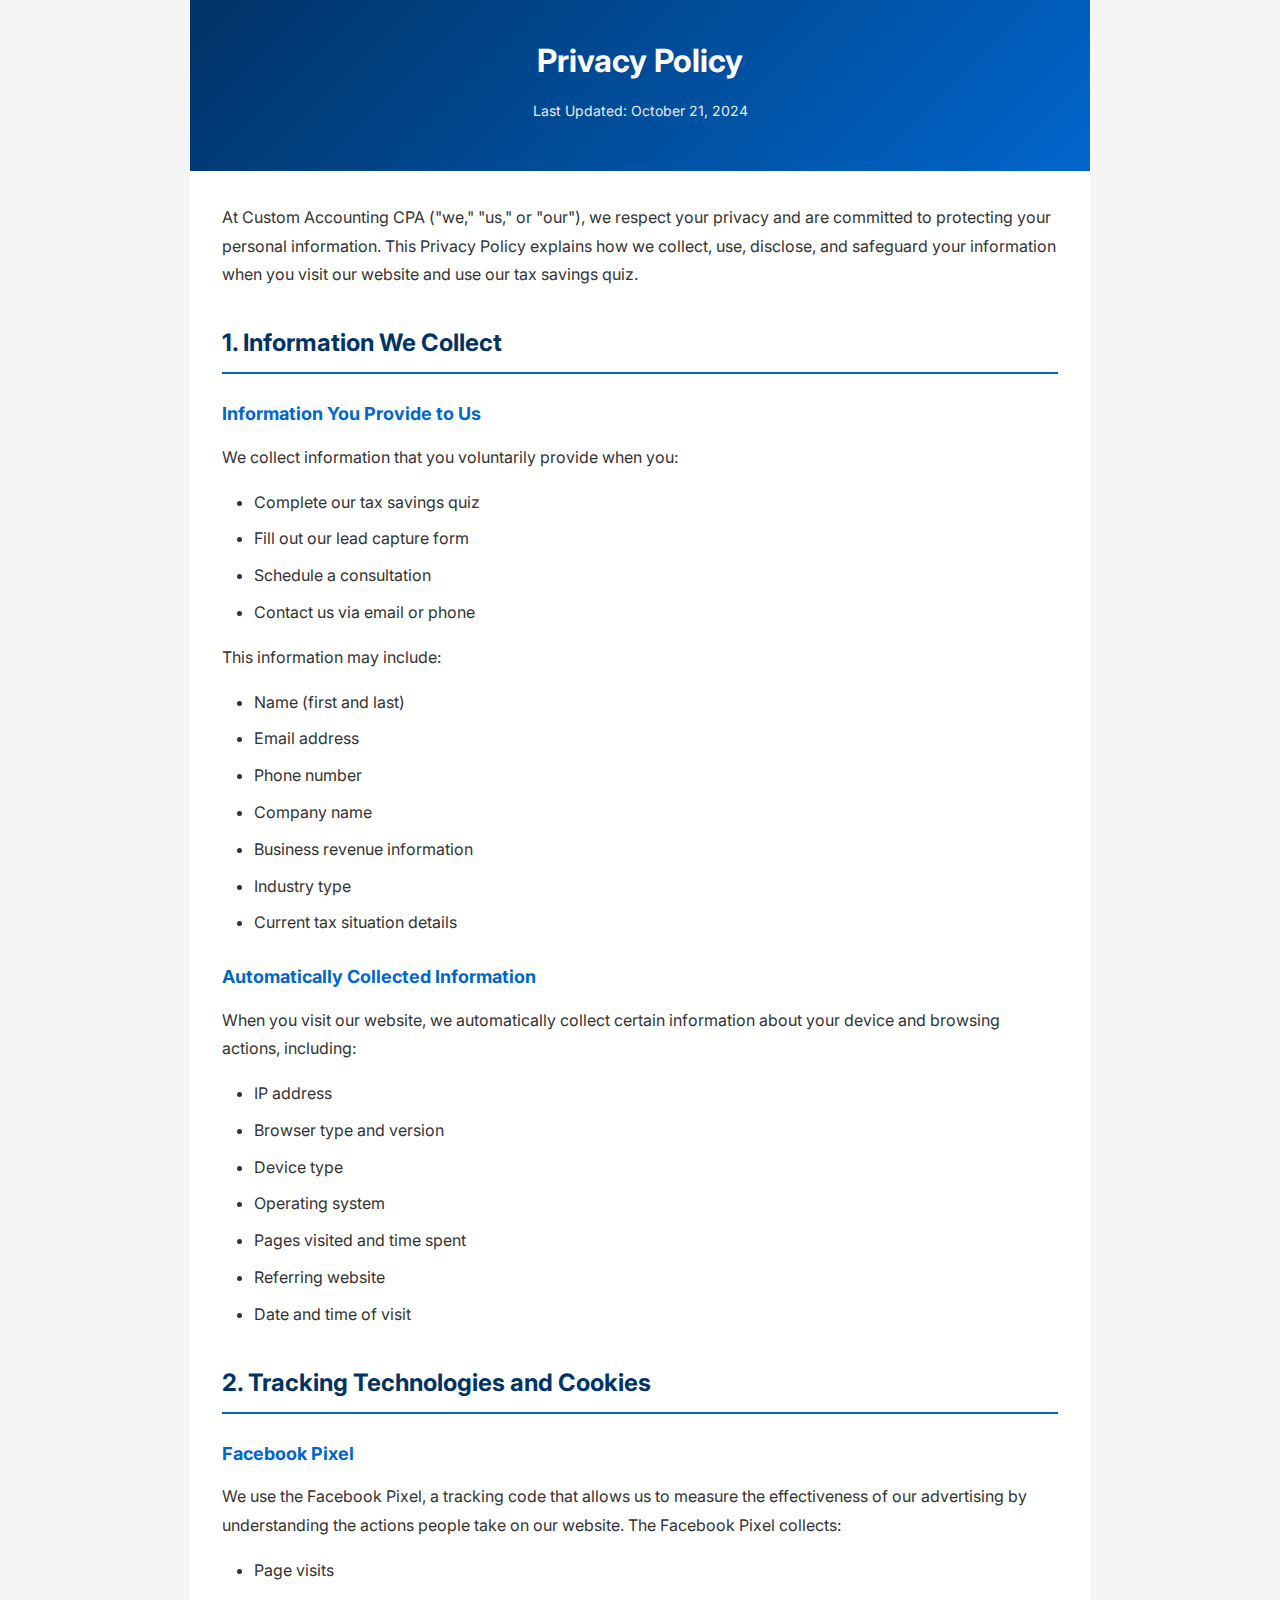
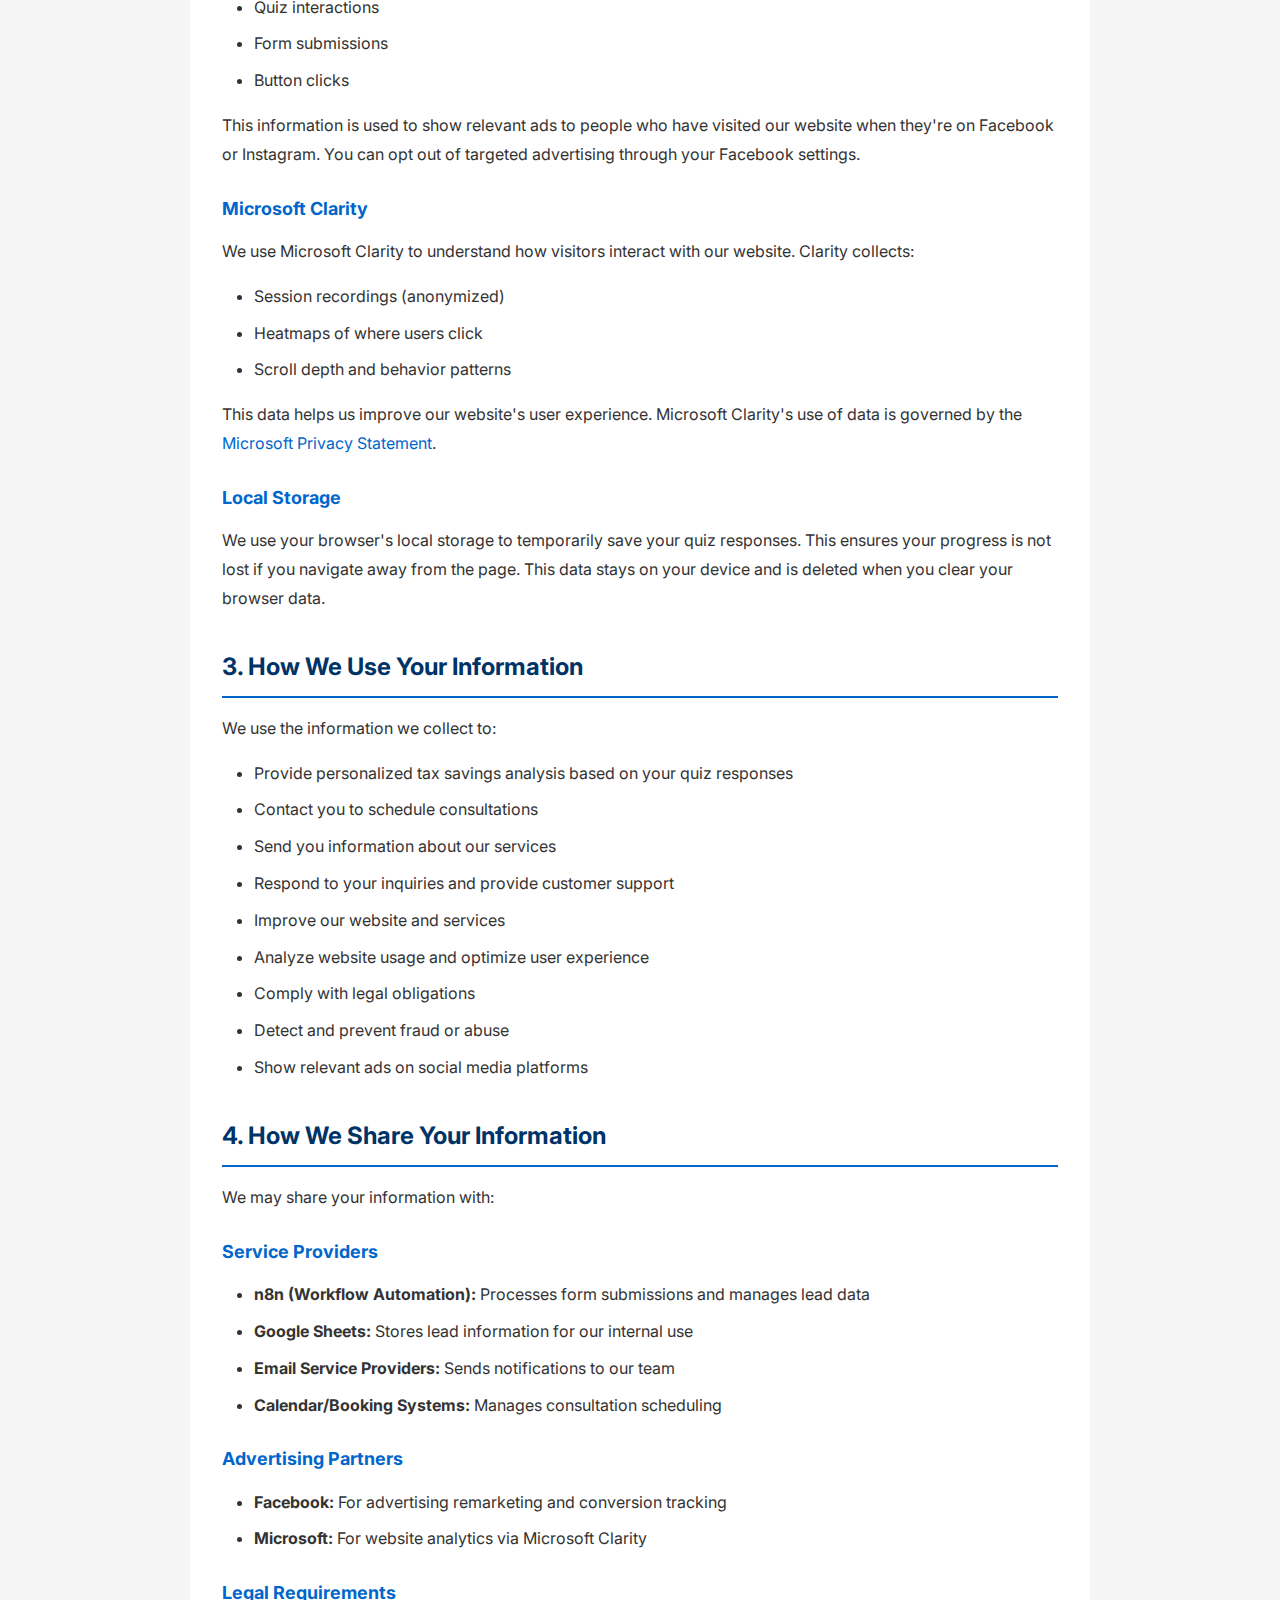
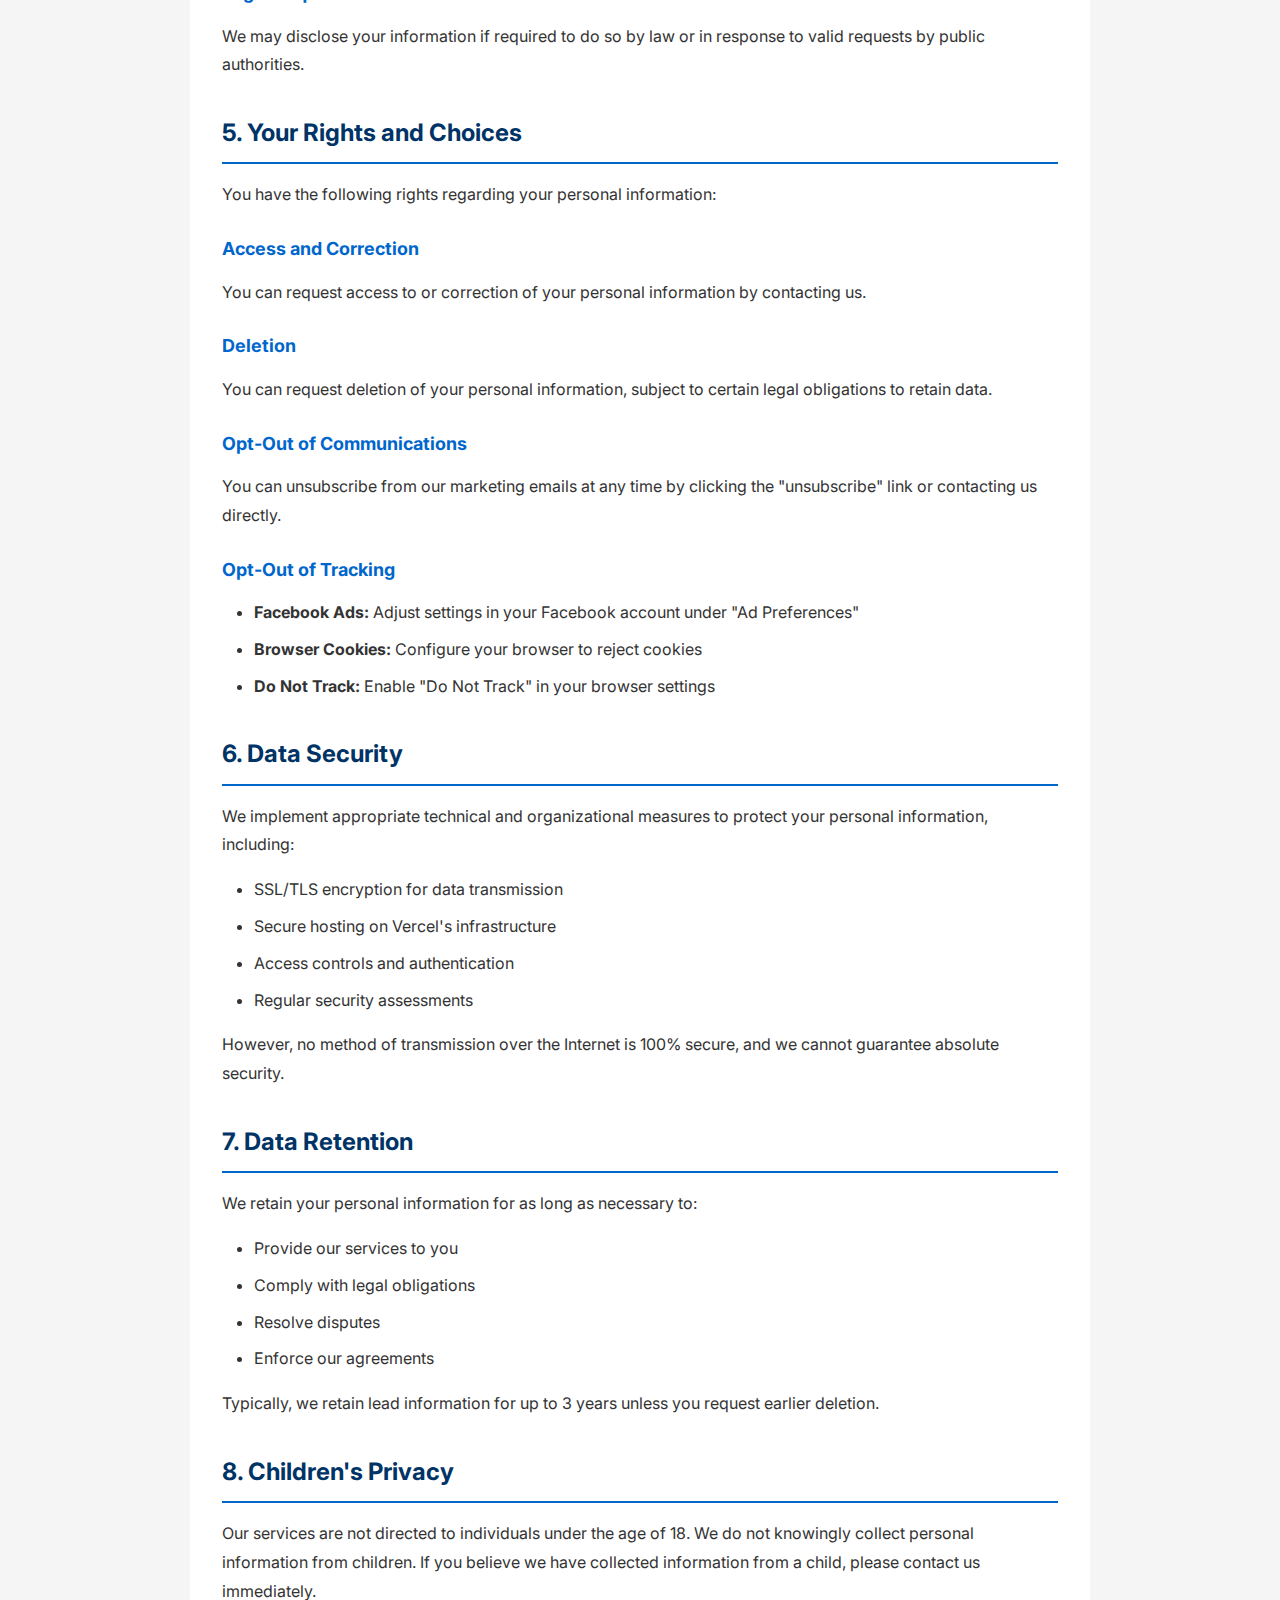
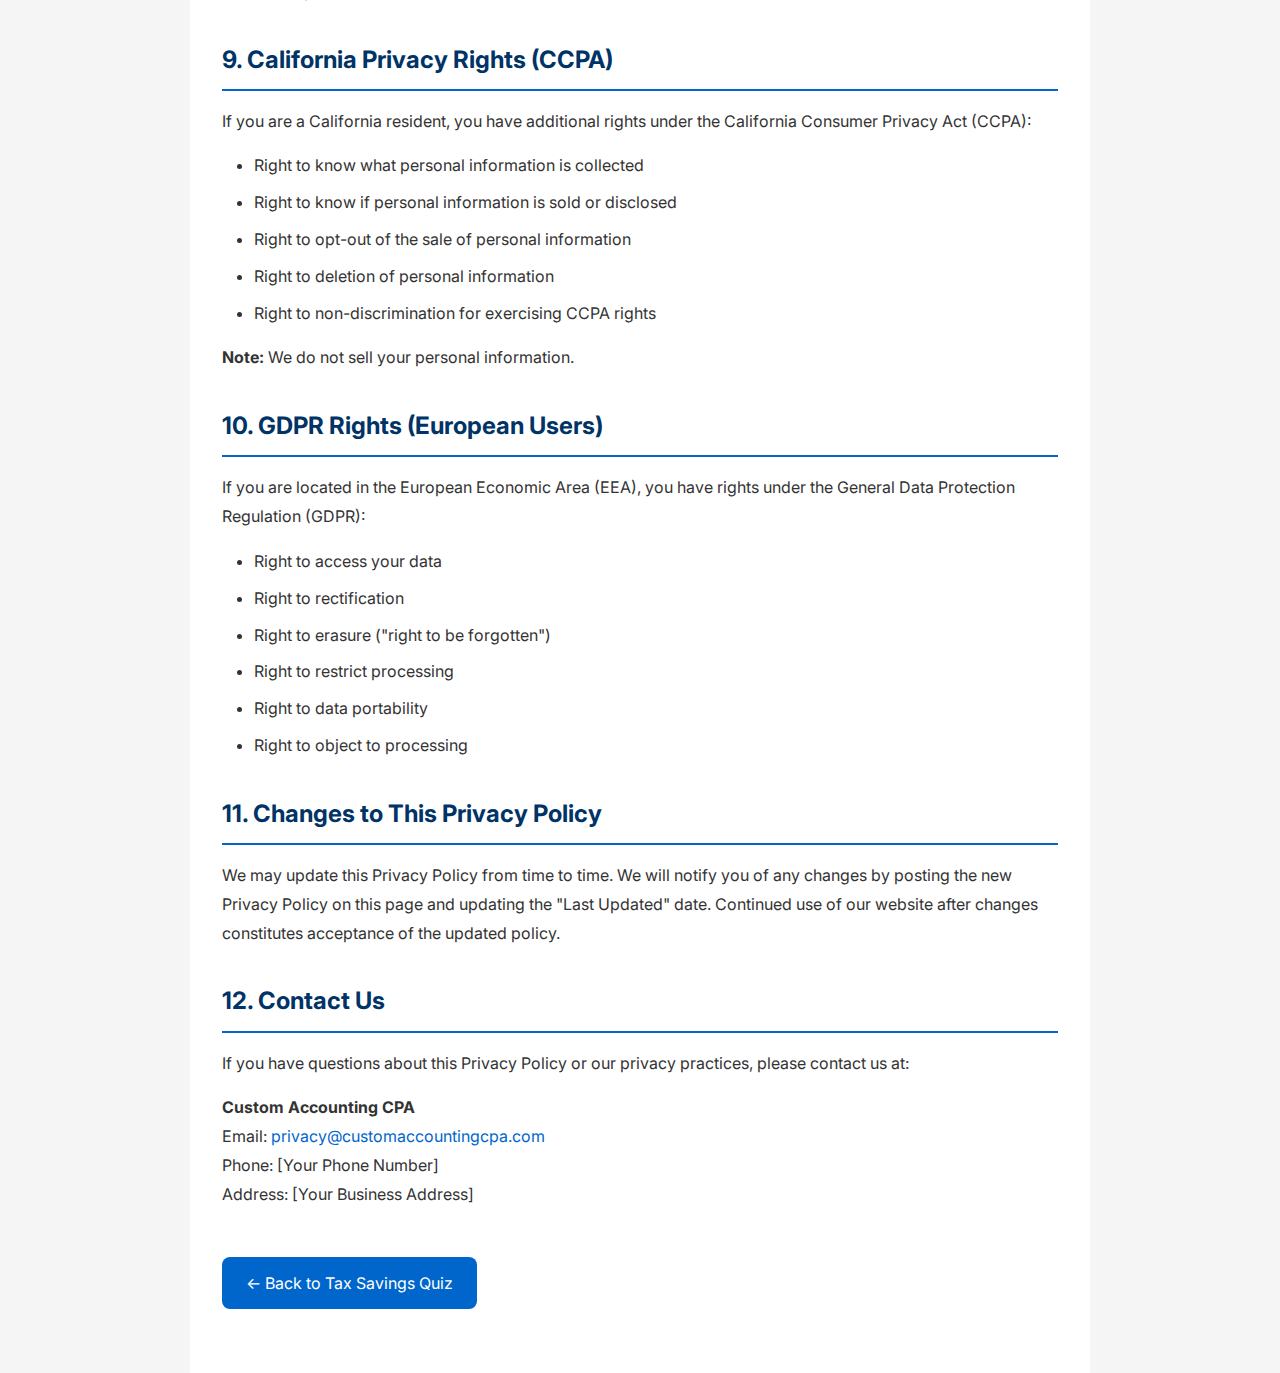
<file: privacy-policy.html>
<!DOCTYPE html>
<html lang="en">
<head>
    <meta charset="UTF-8">
    <meta name="viewport" content="width=device-width, initial-scale=1.0">
    <title>Privacy Policy | Custom Accounting CPA</title>
    <link href="https://fonts.googleapis.com/css2?family=Inter:wght@400;500;600;700&display=swap" rel="stylesheet">
    <style>
        * {
            margin: 0;
            padding: 0;
            box-sizing: border-box;
        }
        body {
            font-family: 'Inter', sans-serif;
            line-height: 1.8;
            color: #333;
            background: #f5f5f5;
        }
        .container {
            max-width: 900px;
            margin: 0 auto;
            padding: 2rem;
            background: white;
            min-height: 100vh;
        }
        header {
            background: linear-gradient(135deg, #003366 0%, #0066cc 100%);
            color: white;
            padding: 2rem;
            margin: -2rem -2rem 2rem;
            text-align: center;
        }
        h1 {
            font-size: 2rem;
            margin-bottom: 0.5rem;
        }
        .last-updated {
            font-size: 0.875rem;
            opacity: 0.9;
        }
        h2 {
            color: #003366;
            font-size: 1.5rem;
            margin: 2rem 0 1rem;
            padding-bottom: 0.5rem;
            border-bottom: 2px solid #0066cc;
        }
        h3 {
            color: #0066cc;
            font-size: 1.125rem;
            margin: 1.5rem 0 0.75rem;
        }
        p {
            margin-bottom: 1rem;
        }
        ul {
            margin-bottom: 1rem;
            padding-left: 2rem;
        }
        li {
            margin-bottom: 0.5rem;
        }
        a {
            color: #0066cc;
            text-decoration: none;
        }
        a:hover {
            text-decoration: underline;
        }
        .back-link {
            display: inline-block;
            margin: 2rem 0;
            padding: 0.75rem 1.5rem;
            background: #0066cc;
            color: white;
            border-radius: 8px;
            text-decoration: none;
        }
        .back-link:hover {
            background: #004d99;
            text-decoration: none;
        }
    </style>
</head>
<body>
    <div class="container">
        <header>
            <h1>Privacy Policy</h1>
            <p class="last-updated">Last Updated: October 21, 2024</p>
        </header>

        <p>At Custom Accounting CPA ("we," "us," or "our"), we respect your privacy and are committed to protecting your personal information. This Privacy Policy explains how we collect, use, disclose, and safeguard your information when you visit our website and use our tax savings quiz.</p>

        <h2>1. Information We Collect</h2>
        
        <h3>Information You Provide to Us</h3>
        <p>We collect information that you voluntarily provide when you:</p>
        <ul>
            <li>Complete our tax savings quiz</li>
            <li>Fill out our lead capture form</li>
            <li>Schedule a consultation</li>
            <li>Contact us via email or phone</li>
        </ul>
        
        <p>This information may include:</p>
        <ul>
            <li>Name (first and last)</li>
            <li>Email address</li>
            <li>Phone number</li>
            <li>Company name</li>
            <li>Business revenue information</li>
            <li>Industry type</li>
            <li>Current tax situation details</li>
        </ul>

        <h3>Automatically Collected Information</h3>
        <p>When you visit our website, we automatically collect certain information about your device and browsing actions, including:</p>
        <ul>
            <li>IP address</li>
            <li>Browser type and version</li>
            <li>Device type</li>
            <li>Operating system</li>
            <li>Pages visited and time spent</li>
            <li>Referring website</li>
            <li>Date and time of visit</li>
        </ul>

        <h2>2. Tracking Technologies and Cookies</h2>
        
        <h3>Facebook Pixel</h3>
        <p>We use the Facebook Pixel, a tracking code that allows us to measure the effectiveness of our advertising by understanding the actions people take on our website. The Facebook Pixel collects:</p>
        <ul>
            <li>Page visits</li>
            <li>Quiz interactions</li>
            <li>Form submissions</li>
            <li>Button clicks</li>
        </ul>
        <p>This information is used to show relevant ads to people who have visited our website when they're on Facebook or Instagram. You can opt out of targeted advertising through your Facebook settings.</p>

        <h3>Microsoft Clarity</h3>
        <p>We use Microsoft Clarity to understand how visitors interact with our website. Clarity collects:</p>
        <ul>
            <li>Session recordings (anonymized)</li>
            <li>Heatmaps of where users click</li>
            <li>Scroll depth and behavior patterns</li>
        </ul>
        <p>This data helps us improve our website's user experience. Microsoft Clarity's use of data is governed by the <a href="https://privacy.microsoft.com/en-us/privacystatement" target="_blank">Microsoft Privacy Statement</a>.</p>

        <h3>Local Storage</h3>
        <p>We use your browser's local storage to temporarily save your quiz responses. This ensures your progress is not lost if you navigate away from the page. This data stays on your device and is deleted when you clear your browser data.</p>

        <h2>3. How We Use Your Information</h2>
        
        <p>We use the information we collect to:</p>
        <ul>
            <li>Provide personalized tax savings analysis based on your quiz responses</li>
            <li>Contact you to schedule consultations</li>
            <li>Send you information about our services</li>
            <li>Respond to your inquiries and provide customer support</li>
            <li>Improve our website and services</li>
            <li>Analyze website usage and optimize user experience</li>
            <li>Comply with legal obligations</li>
            <li>Detect and prevent fraud or abuse</li>
            <li>Show relevant ads on social media platforms</li>
        </ul>

        <h2>4. How We Share Your Information</h2>
        
        <p>We may share your information with:</p>
        
        <h3>Service Providers</h3>
        <ul>
            <li><strong>n8n (Workflow Automation):</strong> Processes form submissions and manages lead data</li>
            <li><strong>Google Sheets:</strong> Stores lead information for our internal use</li>
            <li><strong>Email Service Providers:</strong> Sends notifications to our team</li>
            <li><strong>Calendar/Booking Systems:</strong> Manages consultation scheduling</li>
        </ul>

        <h3>Advertising Partners</h3>
        <ul>
            <li><strong>Facebook:</strong> For advertising remarketing and conversion tracking</li>
            <li><strong>Microsoft:</strong> For website analytics via Microsoft Clarity</li>
        </ul>

        <h3>Legal Requirements</h3>
        <p>We may disclose your information if required to do so by law or in response to valid requests by public authorities.</p>

        <h2>5. Your Rights and Choices</h2>
        
        <p>You have the following rights regarding your personal information:</p>
        
        <h3>Access and Correction</h3>
        <p>You can request access to or correction of your personal information by contacting us.</p>

        <h3>Deletion</h3>
        <p>You can request deletion of your personal information, subject to certain legal obligations to retain data.</p>

        <h3>Opt-Out of Communications</h3>
        <p>You can unsubscribe from our marketing emails at any time by clicking the "unsubscribe" link or contacting us directly.</p>

        <h3>Opt-Out of Tracking</h3>
        <ul>
            <li><strong>Facebook Ads:</strong> Adjust settings in your Facebook account under "Ad Preferences"</li>
            <li><strong>Browser Cookies:</strong> Configure your browser to reject cookies</li>
            <li><strong>Do Not Track:</strong> Enable "Do Not Track" in your browser settings</li>
        </ul>

        <h2>6. Data Security</h2>
        
        <p>We implement appropriate technical and organizational measures to protect your personal information, including:</p>
        <ul>
            <li>SSL/TLS encryption for data transmission</li>
            <li>Secure hosting on Vercel's infrastructure</li>
            <li>Access controls and authentication</li>
            <li>Regular security assessments</li>
        </ul>
        
        <p>However, no method of transmission over the Internet is 100% secure, and we cannot guarantee absolute security.</p>

        <h2>7. Data Retention</h2>
        
        <p>We retain your personal information for as long as necessary to:</p>
        <ul>
            <li>Provide our services to you</li>
            <li>Comply with legal obligations</li>
            <li>Resolve disputes</li>
            <li>Enforce our agreements</li>
        </ul>
        
        <p>Typically, we retain lead information for up to 3 years unless you request earlier deletion.</p>

        <h2>8. Children's Privacy</h2>
        
        <p>Our services are not directed to individuals under the age of 18. We do not knowingly collect personal information from children. If you believe we have collected information from a child, please contact us immediately.</p>

        <h2>9. California Privacy Rights (CCPA)</h2>
        
        <p>If you are a California resident, you have additional rights under the California Consumer Privacy Act (CCPA):</p>
        <ul>
            <li>Right to know what personal information is collected</li>
            <li>Right to know if personal information is sold or disclosed</li>
            <li>Right to opt-out of the sale of personal information</li>
            <li>Right to deletion of personal information</li>
            <li>Right to non-discrimination for exercising CCPA rights</li>
        </ul>
        
        <p><strong>Note:</strong> We do not sell your personal information.</p>

        <h2>10. GDPR Rights (European Users)</h2>
        
        <p>If you are located in the European Economic Area (EEA), you have rights under the General Data Protection Regulation (GDPR):</p>
        <ul>
            <li>Right to access your data</li>
            <li>Right to rectification</li>
            <li>Right to erasure ("right to be forgotten")</li>
            <li>Right to restrict processing</li>
            <li>Right to data portability</li>
            <li>Right to object to processing</li>
        </ul>

        <h2>11. Changes to This Privacy Policy</h2>
        
        <p>We may update this Privacy Policy from time to time. We will notify you of any changes by posting the new Privacy Policy on this page and updating the "Last Updated" date. Continued use of our website after changes constitutes acceptance of the updated policy.</p>

        <h2>12. Contact Us</h2>
        
        <p>If you have questions about this Privacy Policy or our privacy practices, please contact us at:</p>
        
        <p>
            <strong>Custom Accounting CPA</strong><br>
            Email: <a href="mailto:privacy@customaccountingcpa.com">privacy@customaccountingcpa.com</a><br>
            Phone: [Your Phone Number]<br>
            Address: [Your Business Address]
        </p>

        <a href="quiz-simple.html" class="back-link">← Back to Tax Savings Quiz</a>
    </div>
</body>
</html>
</file>
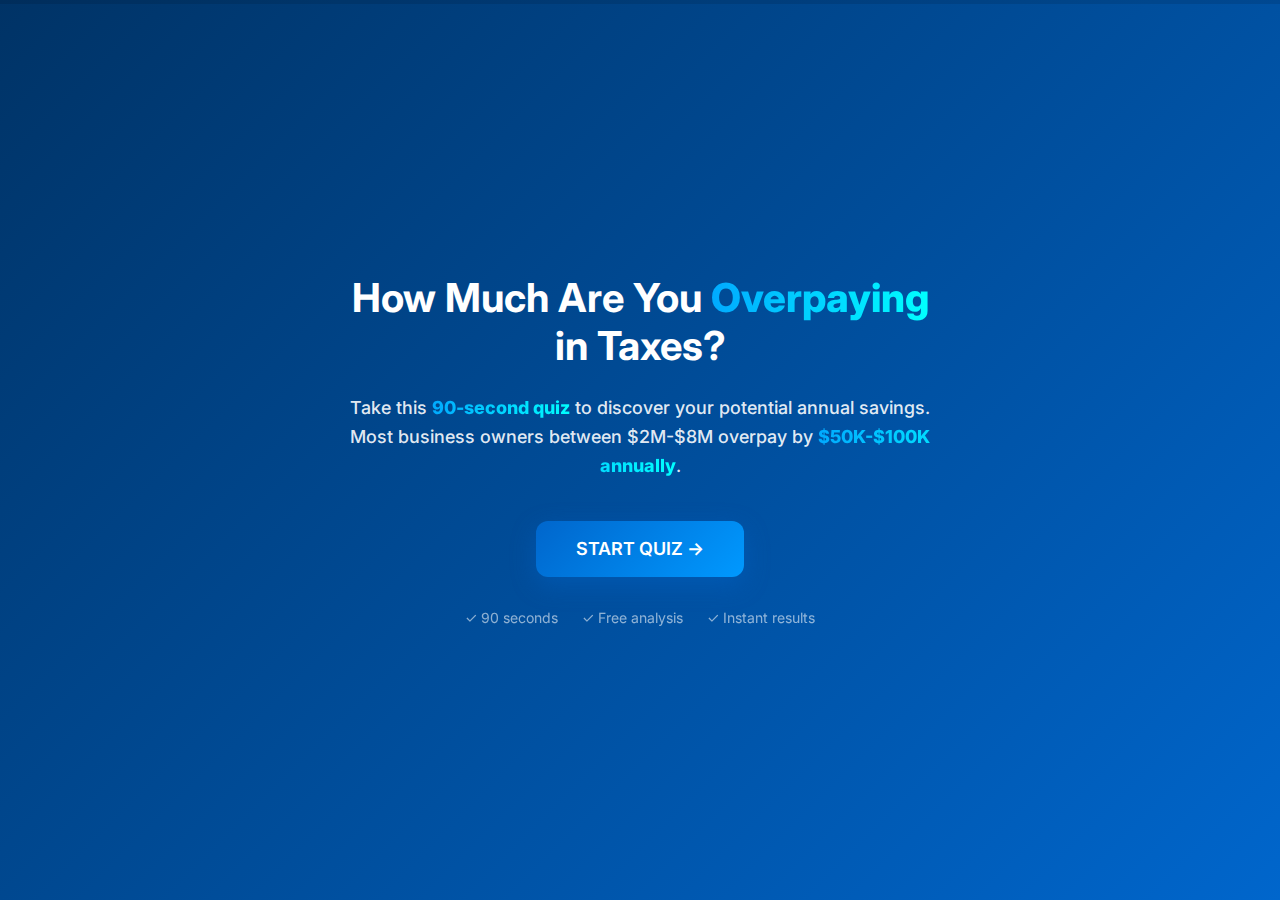
<file: quiz-simple.html>
<!DOCTYPE html>
<html lang="en">
<head>
    <meta charset="UTF-8">
    <meta name="viewport" content="width=device-width, initial-scale=1.0">
    <title>Tax Savings Quiz | Custom Accounting CPA</title>
    <link rel="preconnect" href="https://fonts.googleapis.com">
    <link rel="preconnect" href="https://fonts.gstatic.com" crossorigin>
    <link href="https://fonts.googleapis.com/css2?family=Inter:wght@400;500;600;700;800&display=swap" rel="stylesheet">
    
    <!-- Microsoft Clarity -->
    <script type="text/javascript">
        (function(c,l,a,r,i,t,y){
            c[a]=c[a]||function(){(c[a].q=c[a].q||[]).push(arguments)};
            t=l.createElement(r);t.async=1;t.src="https://www.clarity.ms/tag/"+i;
            y=l.getElementsByTagName(r)[0];y.parentNode.insertBefore(t,y);
        })(window, document, "clarity", "script", "ttu5mnu3pv");
    </script>
    <style>
        * {
            margin: 0;
            padding: 0;
            box-sizing: border-box;
        }

        body {
            font-family: 'Inter', -apple-system, BlinkMacSystemFont, 'Segoe UI', sans-serif;
            -webkit-font-smoothing: antialiased;
            -moz-osx-font-smoothing: grayscale;
            background: #f5f5f5;
            overflow-x: hidden;
        }

        .app-container {
            min-height: 100vh;
            position: relative;
        }

        .progress-bar-container {
            position: fixed;
            top: 0;
            left: 0;
            right: 0;
            height: 4px;
            background: rgba(0, 0, 0, 0.1);
            z-index: 1000;
        }

        .progress-bar {
            height: 100%;
            background: linear-gradient(90deg, #0066cc, #00aaff);
            transition: width 0.5s cubic-bezier(0.4, 0, 0.2, 1);
            width: 0%;
        }

        .page {
            display: none;
            animation: fadeIn 0.6s ease-out;
        }

        .page.active {
            display: block;
        }

        .landing-page {
            min-height: 100vh;
            background: linear-gradient(135deg, #003366 0%, #0066cc 100%);
            display: flex;
            flex-direction: column;
            justify-content: center;
            align-items: center;
            padding: 2rem;
            text-align: center;
        }

        .landing-content {
            max-width: 600px;
        }

        .landing-page h1 {
            font-size: 2.5rem;
            font-weight: 700;
            color: white;
            margin-bottom: 1.5rem;
            line-height: 1.2;
        }

        /* Light gradient for dark backgrounds (landing page and results header) */
        .gradient-text {
            background: linear-gradient(90deg, #00aaff, #00ffff);
            -webkit-background-clip: text;
            -webkit-text-fill-color: transparent;
            background-clip: text;
            font-weight: 800;
        }
        
        /* Light gradient for results header (on blue background) */
        .results-header .gradient-text {
            background: linear-gradient(90deg, #00ffff, #ffffff);
            -webkit-background-clip: text;
            -webkit-text-fill-color: transparent;
            background-clip: text;
            font-weight: 800;
        }

        /* Darker gradient for better readability on white backgrounds */
        .results-content .gradient-text {
            background: linear-gradient(90deg, #003366, #0066cc);
            -webkit-background-clip: text;
            -webkit-text-fill-color: transparent;
            background-clip: text;
            font-weight: 800;
        }

        .landing-page .subheadline {
            font-size: 1.125rem;
            color: rgba(255, 255, 255, 0.9);
            margin-bottom: 2.5rem;
            line-height: 1.6;
            font-weight: 500;
        }

        .cta-button {
            background: linear-gradient(135deg, #0066cc 0%, #0099ff 100%);
            color: white;
            border: none;
            padding: 1rem 2.5rem;
            font-size: 1.125rem;
            font-weight: 600;
            border-radius: 12px;
            cursor: pointer;
            box-shadow: 0 8px 24px rgba(0, 102, 204, 0.4);
            transition: all 0.3s ease;
            font-family: 'Inter', sans-serif;
            min-height: 56px;
            display: inline-flex;
            align-items: center;
            justify-content: center;
            gap: 0.5rem;
        }

        .cta-button:hover {
            background: linear-gradient(135deg, #004d99 0%, #0066cc 100%);
            transform: translateY(-2px);
            box-shadow: 0 12px 32px rgba(0, 102, 204, 0.5);
        }

        .trust-badges {
            margin-top: 2rem;
            display: flex;
            justify-content: center;
            gap: 1.5rem;
            opacity: 0.7;
            font-size: 0.875rem;
            color: rgba(255, 255, 255, 0.8);
        }

        .question-page {
            min-height: 100vh;
            padding: 5rem 1.5rem 2rem;
            display: flex;
            flex-direction: column;
            align-items: center;
        }

        .question-container {
            max-width: 600px;
            width: 100%;
        }

        .question-number {
            display: inline-block;
            background: white;
            padding: 0.5rem 1rem;
            border-radius: 20px;
            font-size: 0.875rem;
            font-weight: 600;
            color: #0066cc;
            margin-bottom: 1.5rem;
            box-shadow: 0 2px 8px rgba(0, 0, 0, 0.1);
        }

        .question-title {
            font-size: 1.75rem;
            font-weight: 700;
            color: #1a1a1a;
            margin-bottom: 2rem;
            line-height: 1.3;
        }

        .answer-cards {
            display: flex;
            flex-direction: column;
            gap: 1rem;
            margin-bottom: 2rem;
        }

        .answer-card {
            background: white;
            padding: 1.25rem 1.5rem;
            border-radius: 16px;
            border: 2px solid transparent;
            cursor: pointer;
            transition: all 0.3s ease;
            box-shadow: 0 2px 12px rgba(0, 0, 0, 0.08);
            font-size: 1rem;
            font-weight: 500;
            color: #1a1a1a;
            text-align: left;
            display: flex;
            align-items: center;
            gap: 1rem;
            min-height: 64px;
            position: relative;
        }

        .answer-card:hover {
            transform: translateY(-2px);
            box-shadow: 0 4px 20px rgba(0, 102, 204, 0.15);
            border-color: rgba(0, 102, 204, 0.3);
        }

        .answer-card.selected {
            border-color: #0066cc;
            background: linear-gradient(135deg, rgba(0, 102, 204, 0.05) 0%, rgba(0, 170, 255, 0.05) 100%);
            box-shadow: 0 4px 20px rgba(0, 102, 204, 0.2);
            transform: scale(1.02);
        }

        .answer-card.selected::after {
            content: '✓';
            position: absolute;
            right: 1rem;
            top: 50%;
            transform: translateY(-50%);
            color: #0066cc;
            font-size: 1.5rem;
            font-weight: bold;
        }

        .next-button {
            background: linear-gradient(135deg, #0066cc 0%, #0099ff 100%);
            color: white;
            border: none;
            padding: 1rem 2rem;
            font-size: 1rem;
            font-weight: 600;
            border-radius: 12px;
            cursor: pointer;
            box-shadow: 0 4px 16px rgba(0, 102, 204, 0.3);
            transition: all 0.3s ease;
            font-family: 'Inter', sans-serif;
            width: 100%;
            max-width: 600px;
            min-height: 56px;
            display: none;
        }

        .next-button.show {
            display: block;
        }

        .next-button:hover {
            background: linear-gradient(135deg, #004d99 0%, #0066cc 100%);
            transform: translateY(-2px);
            box-shadow: 0 6px 20px rgba(0, 102, 204, 0.4);
        }

        .back-button {
            background: transparent;
            color: #666;
            border: none;
            padding: 0.75rem 1rem;
            font-size: 0.875rem;
            font-weight: 500;
            cursor: pointer;
            margin-top: 1rem;
            transition: color 0.2s ease;
            font-family: 'Inter', sans-serif;
            border-radius: 8px;
        }

        .back-button:hover {
            color: #0066cc;
            background: rgba(0, 102, 204, 0.05);
        }

        .other-option {
            margin-top: 1rem;
            padding: 1rem;
            background: #f8f9fa;
            border-radius: 12px;
            border: 2px solid transparent;
            transition: all 0.3s ease;
        }

        .other-option.active {
            border-color: #0066cc;
            background: linear-gradient(135deg, rgba(0, 102, 204, 0.05) 0%, rgba(0, 170, 255, 0.05) 100%);
        }

        .other-input {
            width: 100%;
            padding: 0.75rem;
            border: 1px solid #ddd;
            border-radius: 8px;
            font-size: 0.95rem;
            font-family: 'Inter', sans-serif;
            margin-top: 0.5rem;
            transition: border-color 0.2s ease;
        }

        .other-input:focus {
            outline: none;
            border-color: #0066cc;
            box-shadow: 0 0 0 3px rgba(0, 102, 204, 0.1);
        }

        .other-label {
            font-size: 0.9rem;
            color: #666;
            font-weight: 500;
        }

        .email-capture {
            background: white;
            padding: 2rem;
            border-radius: 16px;
            box-shadow: 0 4px 20px rgba(0, 0, 0, 0.1);
            margin: 2rem 0;
            border: 2px solid #0066cc;
        }

        .email-capture h3 {
            font-size: 1.25rem;
            font-weight: 700;
            color: #003366;
            margin-bottom: 0.5rem;
            text-align: center;
        }

        .email-capture p {
            font-size: 0.95rem;
            color: #333;
            margin-bottom: 1.5rem;
            text-align: center;
            line-height: 1.5;
        }

        .email-form {
            display: flex;
            flex-direction: column;
            gap: 1rem;
        }

        .form-row {
            display: flex;
            gap: 1rem;
        }

        .form-field {
            flex: 1;
        }

        .form-field label {
            display: block;
            font-size: 0.875rem;
            font-weight: 600;
            color: #003366;
            margin-bottom: 0.5rem;
        }

        .form-field input {
            width: 100%;
            padding: 0.875rem;
            border: 2px solid #ddd;
            border-radius: 8px;
            font-size: 1rem;
            font-family: 'Inter', sans-serif;
            transition: border-color 0.2s ease;
        }

        .form-field input:focus {
            outline: none;
            border-color: #0066cc;
            box-shadow: 0 0 0 3px rgba(0, 102, 204, 0.1);
        }

        .form-field input:required {
            border-color: #0066cc;
        }

        .email-submit {
            background: linear-gradient(135deg, #0066cc 0%, #0099ff 100%);
            color: white;
            border: none;
            padding: 1rem 2rem;
            font-size: 1rem;
            font-weight: 600;
            border-radius: 8px;
            cursor: pointer;
            transition: all 0.3s ease;
            font-family: 'Inter', sans-serif;
        }

        .email-submit:hover {
            background: linear-gradient(135deg, #004d99 0%, #0066cc 100%);
            transform: translateY(-1px);
        }

        .email-submit:disabled {
            opacity: 0.6;
            cursor: not-allowed;
            transform: none;
        }

        @media (max-width: 768px) {
            .form-row {
                flex-direction: column;
            }
        }

        .results-page {
            min-height: 100vh;
            padding: 5rem 1.5rem 2rem;
        }

        .results-header {
            background: linear-gradient(135deg, #003366 0%, #0066cc 100%);
            padding: 3rem 2rem;
            text-align: center;
            border-radius: 24px 24px 0 0;
            max-width: 700px;
            margin: 0 auto;
            position: relative;
        }

        .results-header h1 {
            font-size: 2rem;
            font-weight: 700;
            color: white !important;
            margin-bottom: 1rem;
            line-height: 1.2;
        }
        
        .results-header p {
            color: white !important;
            font-size: 1rem;
            line-height: 1.6;
        }
        
        #resultsSubtitle {
            color: white !important;
        }

        .results-content {
            background: white;
            padding: 2rem;
            max-width: 700px;
            margin: 0 auto;
            border-radius: 0 0 24px 24px;
            box-shadow: 0 8px 32px rgba(0, 0, 0, 0.12);
        }

        .results-cta {
            background: linear-gradient(135deg, #0066cc 0%, #0099ff 100%);
            color: white;
            border: none;
            padding: 1.25rem 2.5rem;
            font-size: 1.125rem;
            font-weight: 700;
            border-radius: 12px;
            cursor: pointer;
            box-shadow: 0 8px 24px rgba(0, 102, 204, 0.4);
            transition: all 0.3s ease;
            font-family: 'Inter', sans-serif;
            width: 100%;
            min-height: 64px;
            margin-top: 2rem;
        }

        .results-cta:hover {
            background: linear-gradient(135deg, #004d99 0%, #0066cc 100%);
            transform: translateY(-2px);
            box-shadow: 0 12px 32px rgba(0, 102, 204, 0.5);
        }

        @keyframes fadeIn {
            from { opacity: 0; }
            to { opacity: 1; }
        }

        @media (max-width: 768px) {
            .landing-page h1 { font-size: 2rem; }
            .question-title { font-size: 1.5rem; }
            .results-header h1 { font-size: 1.75rem; }
        }
    </style>
</head>
<body>
    <div class="app-container">
        <div class="progress-bar-container">
            <div class="progress-bar" id="progressBar"></div>
        </div>

        <!-- Landing Page -->
        <div id="landing" class="page active">
            <div class="landing-page">
                <div class="landing-content">
                    <h1>How Much Are You <span class="gradient-text">Overpaying</span> in Taxes?</h1>
                    <p class="subheadline">
                        Take this <span class="gradient-text">90-second quiz</span> to discover your potential annual savings. 
                        Most business owners between $2M-$8M overpay by <span class="gradient-text">$50K-$100K annually</span>.
                    </p>
                    <button class="cta-button" onclick="startQuiz()">START QUIZ →</button>
                    <div class="trust-badges">
                        <div>✓ 90 seconds</div>
                        <div>✓ Free analysis</div>
                        <div>✓ Instant results</div>
                    </div>
                </div>
            </div>
        </div>

        <!-- Question 1 -->
        <div id="question1" class="page">
            <div class="question-page">
                <div class="question-container">
                    <span class="question-number">1 of 3</span>
                    <h2 class="question-title">What's your approximate annual revenue?</h2>
                    <div class="answer-cards">
                        <button class="answer-card" onclick="selectAnswer('q1', 'under-2m', this)">Under $2M</button>
                        <button class="answer-card" onclick="selectAnswer('q1', '2m-5m', this)">$2M - $5M</button>
                        <button class="answer-card" onclick="selectAnswer('q1', '5m-10m', this)">$5M - $10M</button>
                        <button class="answer-card" onclick="selectAnswer('q1', 'over-10m', this)">Over $10M</button>
                    </div>
                    <div class="other-option" id="other-q1">
                        <div class="other-label">Other (please specify):</div>
                        <input type="text" class="other-input" id="other-input-q1" placeholder="e.g., $15M, varies by year, etc." 
                               onclick="selectOtherAnswer('q1')" oninput="handleOtherInput('q1', this.value)">
                    </div>
                    <button class="next-button" id="next1" onclick="nextQuestion(2)">Next →</button>
                    <button class="back-button" onclick="goBack(0)">← Back</button>
                </div>
            </div>
        </div>

        <!-- Question 2 -->
        <div id="question2" class="page">
            <div class="question-page">
                <div class="question-container">
                    <span class="question-number">2 of 3</span>
                    <h2 class="question-title">Which industry best describes your business?</h2>
                    <div class="answer-cards">
                        <button class="answer-card" onclick="selectAnswer('q2', 'medical', this)">🏥 Medical/Healthcare (practices, labs, clinics)</button>
                        <button class="answer-card" onclick="selectAnswer('q2', 'production', this)">🏭 Production/Manufacturing</button>
                        <button class="answer-card" onclick="selectAnswer('q2', 'services', this)">🔧 Multi-location Services (HVAC, plumbing, etc.)</button>
                        <button class="answer-card" onclick="selectAnswer('q2', 'professional', this)">💼 Professional Services</button>
                    </div>
                    <div class="other-option" id="other-q2">
                        <div class="other-label">Other industry (please specify):</div>
                        <input type="text" class="other-input" id="other-input-q2" placeholder="e.g., Real Estate, Technology, Retail, etc." 
                               onclick="selectOtherAnswer('q2')" oninput="handleOtherInput('q2', this.value)">
                    </div>
                    <button class="next-button" id="next2" onclick="nextQuestion(3)">Next →</button>
                    <button class="back-button" onclick="goBack(1)">← Back</button>
                </div>
            </div>
        </div>

        <!-- Question 3 -->
        <div id="question3" class="page">
            <div class="question-page">
                <div class="question-container">
                    <span class="question-number">3 of 3</span>
                    <h2 class="question-title">How does your CPA currently work with you?</h2>
                    <div class="answer-cards">
                        <button class="answer-card" onclick="selectAnswer('q3', 'once-year', this)">Once a year at tax time only</button>
                        <button class="answer-card" onclick="selectAnswer('q3', 'quarterly-reactive', this)">Quarterly check-ins but mostly reactive</button>
                        <button class="answer-card" onclick="selectAnswer('q3', 'strategic', this)">Strategic quarterly planning sessions</button>
                        <button class="answer-card" onclick="selectAnswer('q3', 'self-done', this)">I do my own taxes or not sure</button>
                    </div>
                    <div class="other-option" id="other-q3">
                        <div class="other-label">Other situation (please describe):</div>
                        <input type="text" class="other-input" id="other-input-q3" placeholder="e.g., Working with bookkeeper only, changing CPAs, etc." 
                               onclick="selectOtherAnswer('q3')" oninput="handleOtherInput('q3', this.value)">
                    </div>
                    <button class="next-button" id="next3" onclick="showResults()">See My Results →</button>
                    <button class="back-button" onclick="goBack(2)">← Back</button>
                </div>
            </div>
        </div>

        <!-- Results -->
        <div id="results" class="page">
            <div class="results-page">
                <div class="results-header">
                    <h1 id="resultsTitle">You're Likely Overpaying by <span class="gradient-text">$50K-$100K</span> Annually</h1>
                    <p id="resultsSubtitle">Based on your answers, you fit the profile of business owners we've helped save the most money.</p>
                </div>
                <div class="results-content">
                    <div id="resultsContent">
                        <p style="font-size: 1.05rem; line-height: 1.7; margin-bottom: 2rem;">
                            Your business size puts you in the sweet spot for maximum tax savings. Your current approach means you're likely missing significant opportunities throughout the year.
                        </p>
                        <p style="text-align: center; background: #f8f9fa; padding: 1.5rem; border-radius: 12px; margin: 2rem 0;">
                            Stephen Evans saved <span class="gradient-text">$95,000 annually</span> after switching to strategic quarterly planning—that's a <span class="gradient-text">760% ROI</span>.
                        </p>
                    </div>
                    
                    <div class="email-capture">
                        <h3>Get Your Personalized Tax Strategy</h3>
                        <p>Enter your details below to book your free consultation and receive a custom tax savings analysis based on your quiz answers.</p>
                        <form class="email-form" id="leadForm" onsubmit="submitLead(event)">
                            <div class="form-row">
                                <div class="form-field">
                                    <label for="firstName">First Name *</label>
                                    <input type="text" id="firstName" name="firstName" required>
                                </div>
                                <div class="form-field">
                                    <label for="lastName">Last Name *</label>
                                    <input type="text" id="lastName" name="lastName" required>
                                </div>
                            </div>
                            <div class="form-row">
                                <div class="form-field">
                                    <label for="email">Email Address *</label>
                                    <input type="email" id="email" name="email" required>
                                </div>
                                <div class="form-field">
                                    <label for="phone">Phone Number</label>
                                    <input type="tel" id="phone" name="phone" placeholder="(555) 123-4567">
                                </div>
                            </div>
                            <div class="form-field">
                                <label for="company">Company Name</label>
                                <input type="text" id="company" name="company" placeholder="Your business name">
                            </div>
                            <button type="submit" class="email-submit" id="submitBtn">
                                Book Your Free Strategy Call →
                            </button>
                        </form>
                    </div>
                </div>
            </div>
        </div>
    </div>

    <script>
        let currentStep = 0;
        let answers = {};

        function updateProgress() {
            const progress = currentStep === 0 ? 0 : currentStep === 1 ? 33 : currentStep === 2 ? 66 : 100;
            document.getElementById('progressBar').style.width = progress + '%';
        }

        function showPage(pageId) {
            document.querySelectorAll('.page').forEach(page => page.classList.remove('active'));
            document.getElementById(pageId).classList.add('active');
        }

        function startQuiz() {
            currentStep = 1;
            updateProgress();
            showPage('question1');
        }

        function selectAnswer(question, value, element) {
            // Store the previous answer
            const previousAnswer = answers[question];
            
            // Update answer
            answers[question] = value;
            
            // Remove selected class from siblings
            element.parentNode.querySelectorAll('.answer-card').forEach(card => {
                card.classList.remove('selected');
            });
            
            // Add selected class to clicked element
            element.classList.add('selected');
            
            // Clear other input and remove active state
            const otherOption = document.getElementById(`other-${question}`);
            const otherInput = document.getElementById(`other-input-${question}`);
            if (otherOption && otherInput) {
                otherOption.classList.remove('active');
                otherInput.value = '';
            }
            
            // Auto-advance after a short delay for visual feedback
            // Always advance, even if same answer clicked
            setTimeout(() => {
                if (question === 'q1') {
                    nextQuestion(2);
                } else if (question === 'q2') {
                    nextQuestion(3);
                } else if (question === 'q3') {
                    showResults();
                }
            }, 600); // 600ms delay for smooth transition
        }

        function selectOtherAnswer(question) {
            // Remove selected class from all answer cards
            document.querySelectorAll(`#question${question.slice(-1)} .answer-card`).forEach(card => {
                card.classList.remove('selected');
            });
            
            // Activate other option
            const otherOption = document.getElementById(`other-${question}`);
            otherOption.classList.add('active');
        }

        function handleOtherInput(question, value) {
            if (value.trim()) {
                answers[question] = `other: ${value.trim()}`;
                
                // Show next button with "Continue" text for other inputs
                const questionNum = question.slice(-1);
                const nextButton = document.getElementById(`next${questionNum}`);
                if (nextButton) {
                    nextButton.classList.add('show');
                    if (questionNum === '3') {
                        nextButton.textContent = 'See My Results →';
                    } else {
                        nextButton.textContent = 'Continue →';
                    }
                }
            } else {
                // Hide next button if input is empty
                const questionNum = question.slice(-1);
                const nextButton = document.getElementById(`next${questionNum}`);
                if (nextButton) {
                    nextButton.classList.remove('show');
                }
            }
        }

        function goBack(step) {
            if (step === 0) {
                currentStep = 0;
                showPage('landing');
            } else {
                currentStep = step;
                showPage('question' + step);
            }
            updateProgress();
        }

        function nextQuestion(step) {
            currentStep = step;
            updateProgress();
            showPage('question' + step);
        }

        function showResults() {
            currentStep = 4;
            updateProgress();
            
            // Determine result type based on Q3 answer
            const taxApproach = answers.q3;
            let resultType = 'high';
            
            if (taxApproach === 'quarterly-reactive') {
                resultType = 'medium';
            } else if (taxApproach === 'strategic') {
                resultType = 'low';
            }
            
            // Show page first
            showPage('results');
            
            // Then update content after page is visible
            setTimeout(() => {
                updateResultsContent(resultType);
            }, 50);
            
            // Log completion
            console.log('Quiz Completed:', {
                ...answers,
                resultType,
                timestamp: new Date().toISOString()
            });
        }

        function updateResultsContent(type) {
            const title = document.getElementById('resultsTitle');
            const subtitle = document.getElementById('resultsSubtitle');
            const content = document.getElementById('resultsContent');
            const ctaButton = document.querySelector('.results-cta');
            
            // Safety check - make sure elements exist
            if (!title || !subtitle || !content) {
                console.error('Results elements not found');
                return;
            }
            
            if (type === 'medium') {
                title.innerHTML = 'You Could Be Saving <span class="gradient-text">$15K-$50K</span> More Annually';
                subtitle.textContent = 'You\'re doing better than most—but there\'s room for improvement.';
                content.innerHTML = `
                    <p style="font-size: 1.05rem; line-height: 1.7; margin-bottom: 2rem;">
                        You're doing better than most—but there's a difference between quarterly meetings and strategic quarterly planning. 
                        Most CPAs are reactive. Strategic planning means proactively finding opportunities.
                    </p>
                    <p style="text-align: center; background: #f8f9fa; padding: 1.5rem; border-radius: 12px; margin: 2rem 0;">
                        Hillary Cutter saved <span class="gradient-text">$40,000+ annually</span> by upgrading to strategic quarterly planning—that's a <span class="gradient-text">243% ROI</span>.
                    </p>
                `;
            } else if (type === 'low') {
                title.textContent = 'You\'re Ahead of Most Business Owners';
                subtitle.textContent = 'You already have strategic quarterly planning—that puts you in the top 10%.';
                content.innerHTML = `
                    <p style="font-size: 1.05rem; line-height: 1.7; margin-bottom: 2rem;">
                        You're already doing strategic quarterly planning, which means you're ahead of 90% of business owners. 
                        But even the best strategies need periodic review to ensure you're capturing new opportunities.
                    </p>
                `;
                // Update button text only if button exists
                if (ctaButton) {
                    ctaButton.textContent = 'Book Your Complimentary Review →';
                }
            }
        }

        function bookConsultation() {
            console.log('Booking button clicked - Conversion event');
            window.location.href = 'https://customaccountingcpa.com/free-consultation/';
        }

        async function submitLead(event) {
            event.preventDefault();
            
            const submitBtn = document.getElementById('submitBtn');
            const originalText = submitBtn.textContent;
            
            // Disable button and show loading state
            submitBtn.disabled = true;
            submitBtn.textContent = 'Submitting...';
            
            // Collect form data
            const formData = new FormData(event.target);
            const leadData = {
                // Contact Information
                firstName: formData.get('firstName'),
                lastName: formData.get('lastName'),
                email: formData.get('email'),
                phone: formData.get('phone') || '',
                company: formData.get('company') || '',
                
                // Quiz Answers
                quizAnswers: {
                    revenue: answers.q1,
                    industry: answers.q2,
                    taxApproach: answers.q3
                },
                
                // Metadata
                resultType: getResultType(answers.q3),
                timestamp: new Date().toISOString(),
                source: 'tax-savings-quiz',
                userAgent: navigator.userAgent,
                referrer: document.referrer || 'direct'
            };
            
            console.log('Lead Data:', leadData);
            
            try {
                // Always save to localStorage first
                localStorage.setItem('quizLead_' + Date.now(), JSON.stringify(leadData));
                
                // Send to Zapier webhook
                const webhookUrl = 'https://hooks.zapier.com/hooks/catch/16479429/urzc4x0/';
                
                const response = await fetch(webhookUrl, {
                    method: 'POST',
                    headers: {
                        'Content-Type': 'application/json',
                    },
                    body: JSON.stringify(leadData)
                });
                
                console.log('Zapier response status:', response.status);
                console.log('Zapier response:', await response.text());
                
                // Show success even if Zapier fails (data is saved locally)
                submitBtn.textContent = 'Success! Redirecting...';
                submitBtn.style.background = 'linear-gradient(135deg, #28a745 0%, #20c997 100%)';
                
                setTimeout(() => {
                    window.location.href = 'https://customaccountingcpa.com/free-consultation/';
                }, 1500);
                
            } catch (error) {
                console.error('Error submitting lead:', error);
                console.error('Error details:', error.message);
                
                // Still save locally and proceed (don't block user)
                localStorage.setItem('quizLead_backup_' + Date.now(), JSON.stringify(leadData));
                
                // Show success anyway - data is saved
                submitBtn.textContent = 'Saved! Redirecting...';
                submitBtn.style.background = 'linear-gradient(135deg, #28a745 0%, #20c997 100%)';
                
                setTimeout(() => {
                    window.location.href = 'https://customaccountingcpa.com/free-consultation/';
                }, 1500);
            }
        }

        function getResultType(taxApproach) {
            if (taxApproach === 'once-year' || taxApproach === 'self-done' || (taxApproach && taxApproach.startsWith('other:'))) {
                return 'high-opportunity';
            } else if (taxApproach === 'quarterly-reactive') {
                return 'medium-opportunity';
            } else {
                return 'low-opportunity';
            }
        }

        // Initialize
        updateProgress();
    </script>
</body>
</html>
</file>
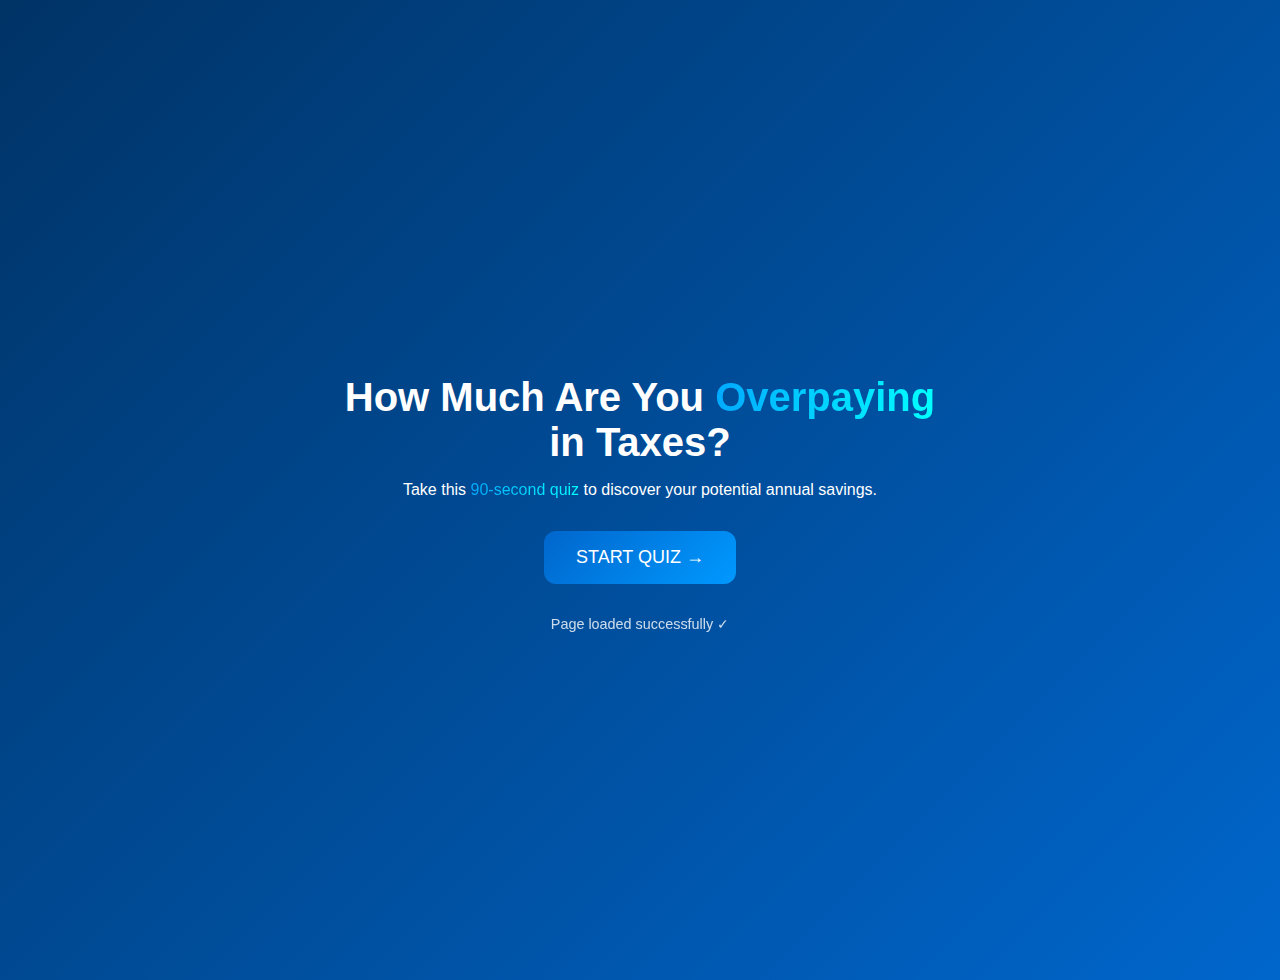
<file: test.html>
<!DOCTYPE html>
<html lang="en">
<head>
    <meta charset="UTF-8">
    <meta name="viewport" content="width=device-width, initial-scale=1.0">
    <title>Test</title>
    <style>
        body {
            font-family: Arial, sans-serif;
            padding: 2rem;
            background: linear-gradient(135deg, #003366 0%, #0066cc 100%);
            color: white;
            min-height: 100vh;
            display: flex;
            align-items: center;
            justify-content: center;
            text-align: center;
        }
        .test-content {
            max-width: 600px;
        }
        h1 {
            font-size: 2.5rem;
            margin-bottom: 1rem;
        }
        .gradient-text {
            background: linear-gradient(90deg, #00aaff, #00ffff);
            -webkit-background-clip: text;
            -webkit-text-fill-color: transparent;
            background-clip: text;
        }
        button {
            background: linear-gradient(135deg, #0066cc 0%, #0099ff 100%);
            color: white;
            border: none;
            padding: 1rem 2rem;
            font-size: 1.125rem;
            border-radius: 12px;
            cursor: pointer;
            margin-top: 1rem;
        }
        button:hover {
            background: linear-gradient(135deg, #004d99 0%, #0066cc 100%);
        }
    </style>
</head>
<body>
    <div class="test-content">
        <h1>How Much Are You <span class="gradient-text">Overpaying</span> in Taxes?</h1>
        <p>Take this <span class="gradient-text">90-second quiz</span> to discover your potential annual savings.</p>
        <button onclick="startQuiz()">START QUIZ →</button>
        <div id="status" style="margin-top: 2rem; font-size: 0.9rem; opacity: 0.8;"></div>
    </div>

    <script>
        function startQuiz() {
            document.getElementById('status').innerHTML = 'Quiz functionality working! ✓';
            setTimeout(() => {
                window.location.href = 'https://customaccountingcpa.com/free-consultation/';
            }, 1000);
        }
        
        // Test if basic functionality works
        document.getElementById('status').innerHTML = 'Page loaded successfully ✓';
    </script>
</body>
</html>
</file>
